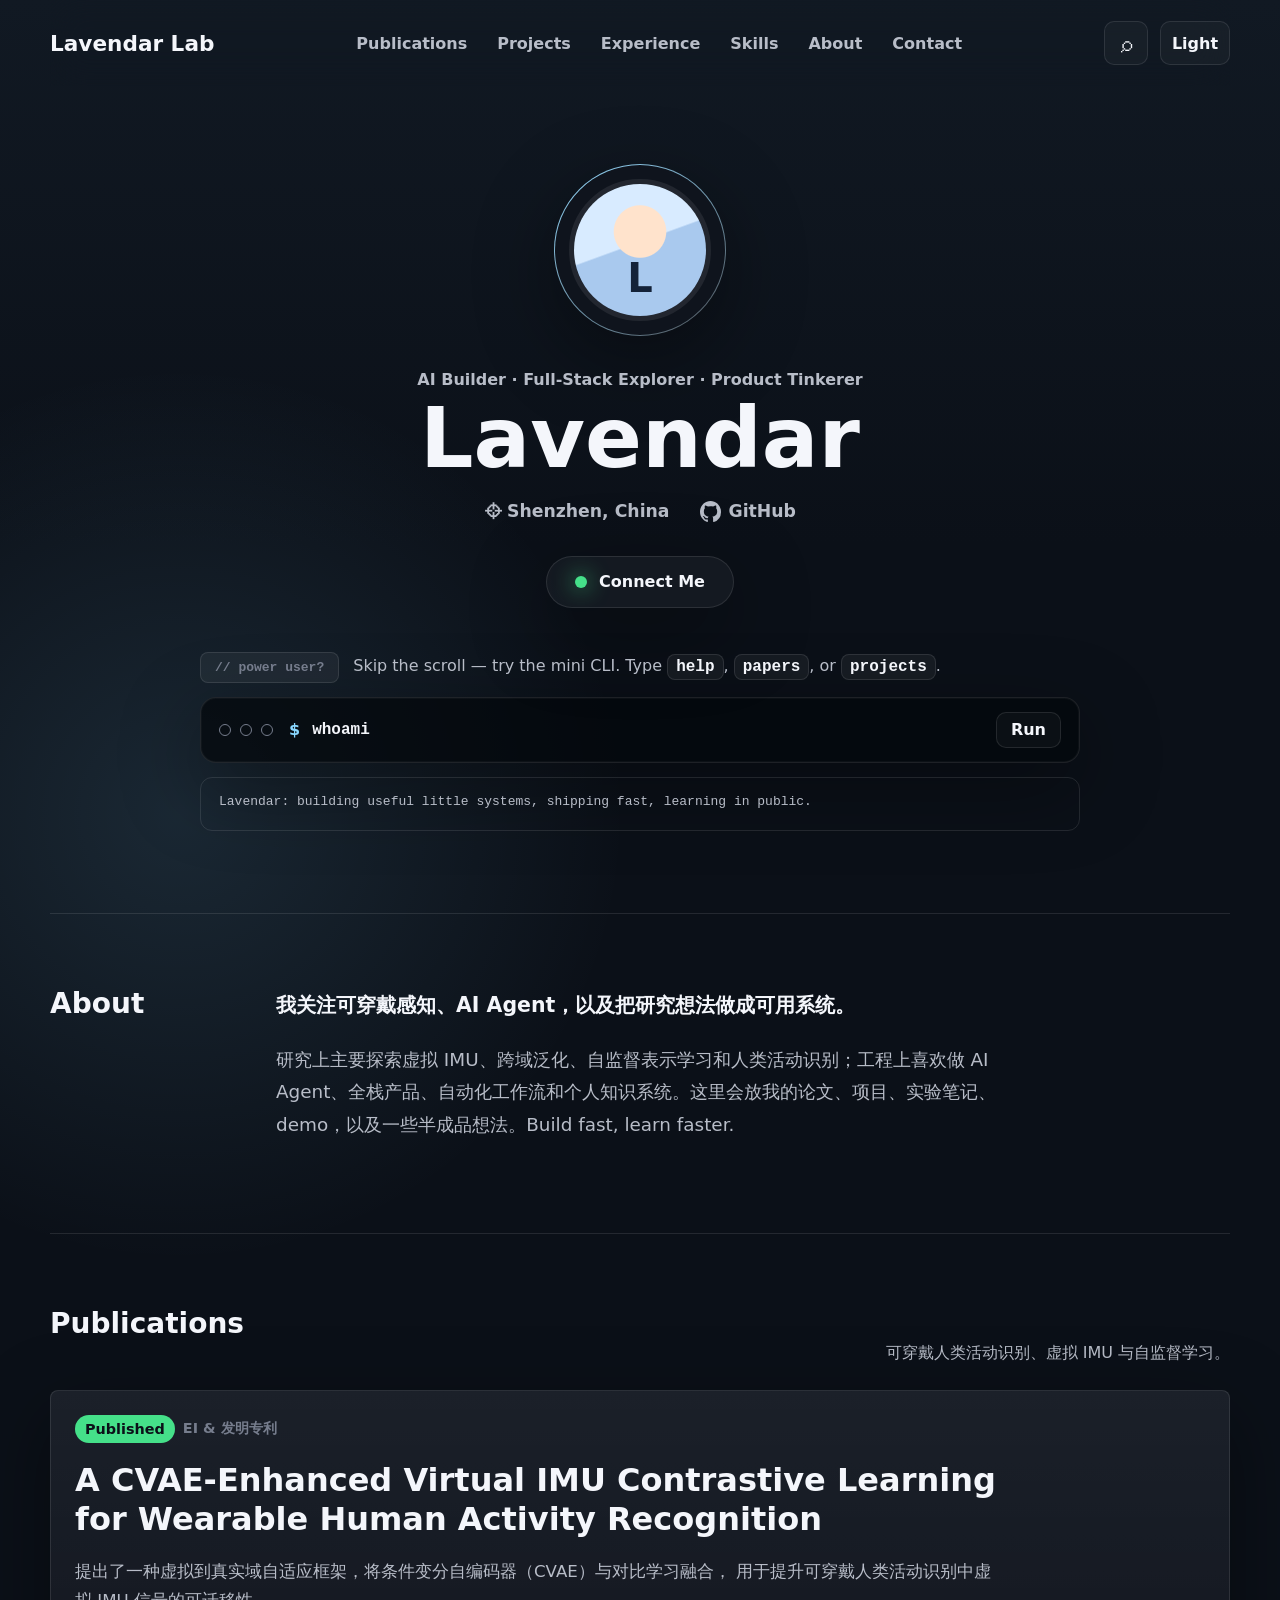
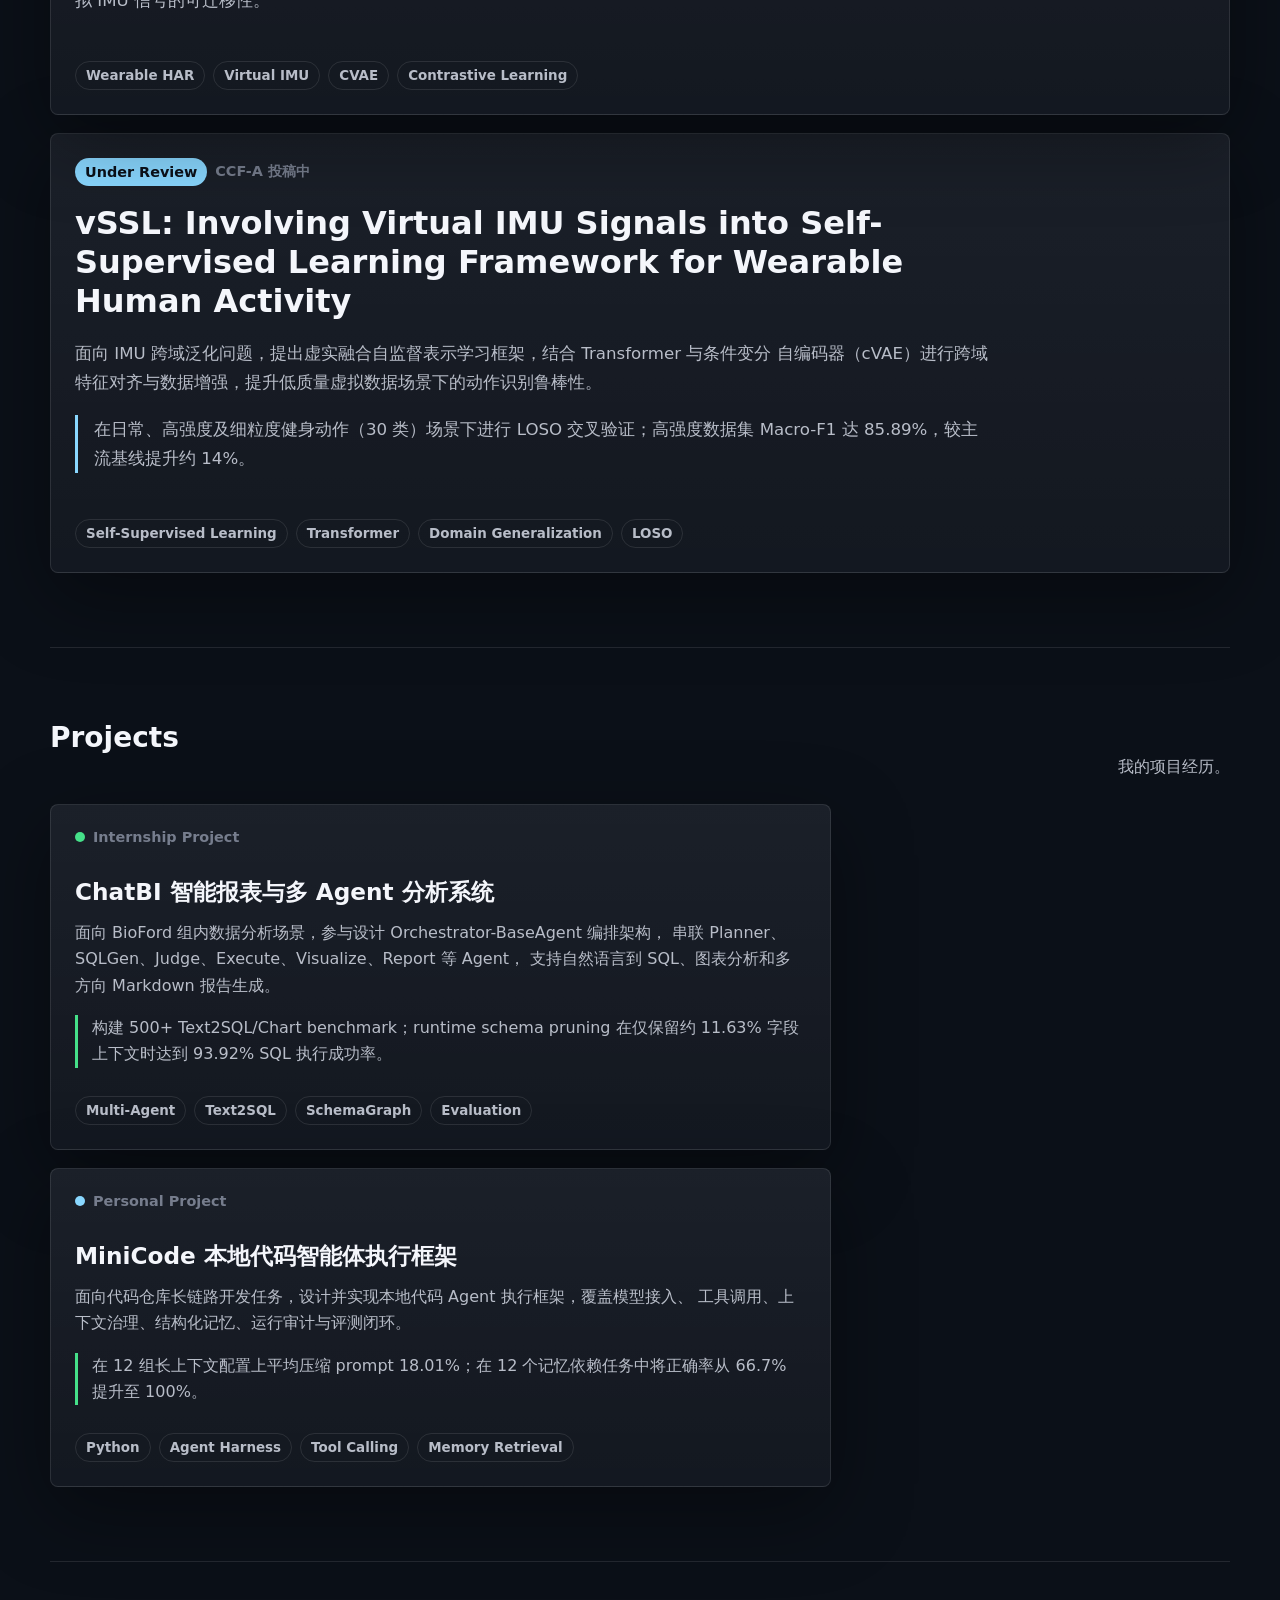
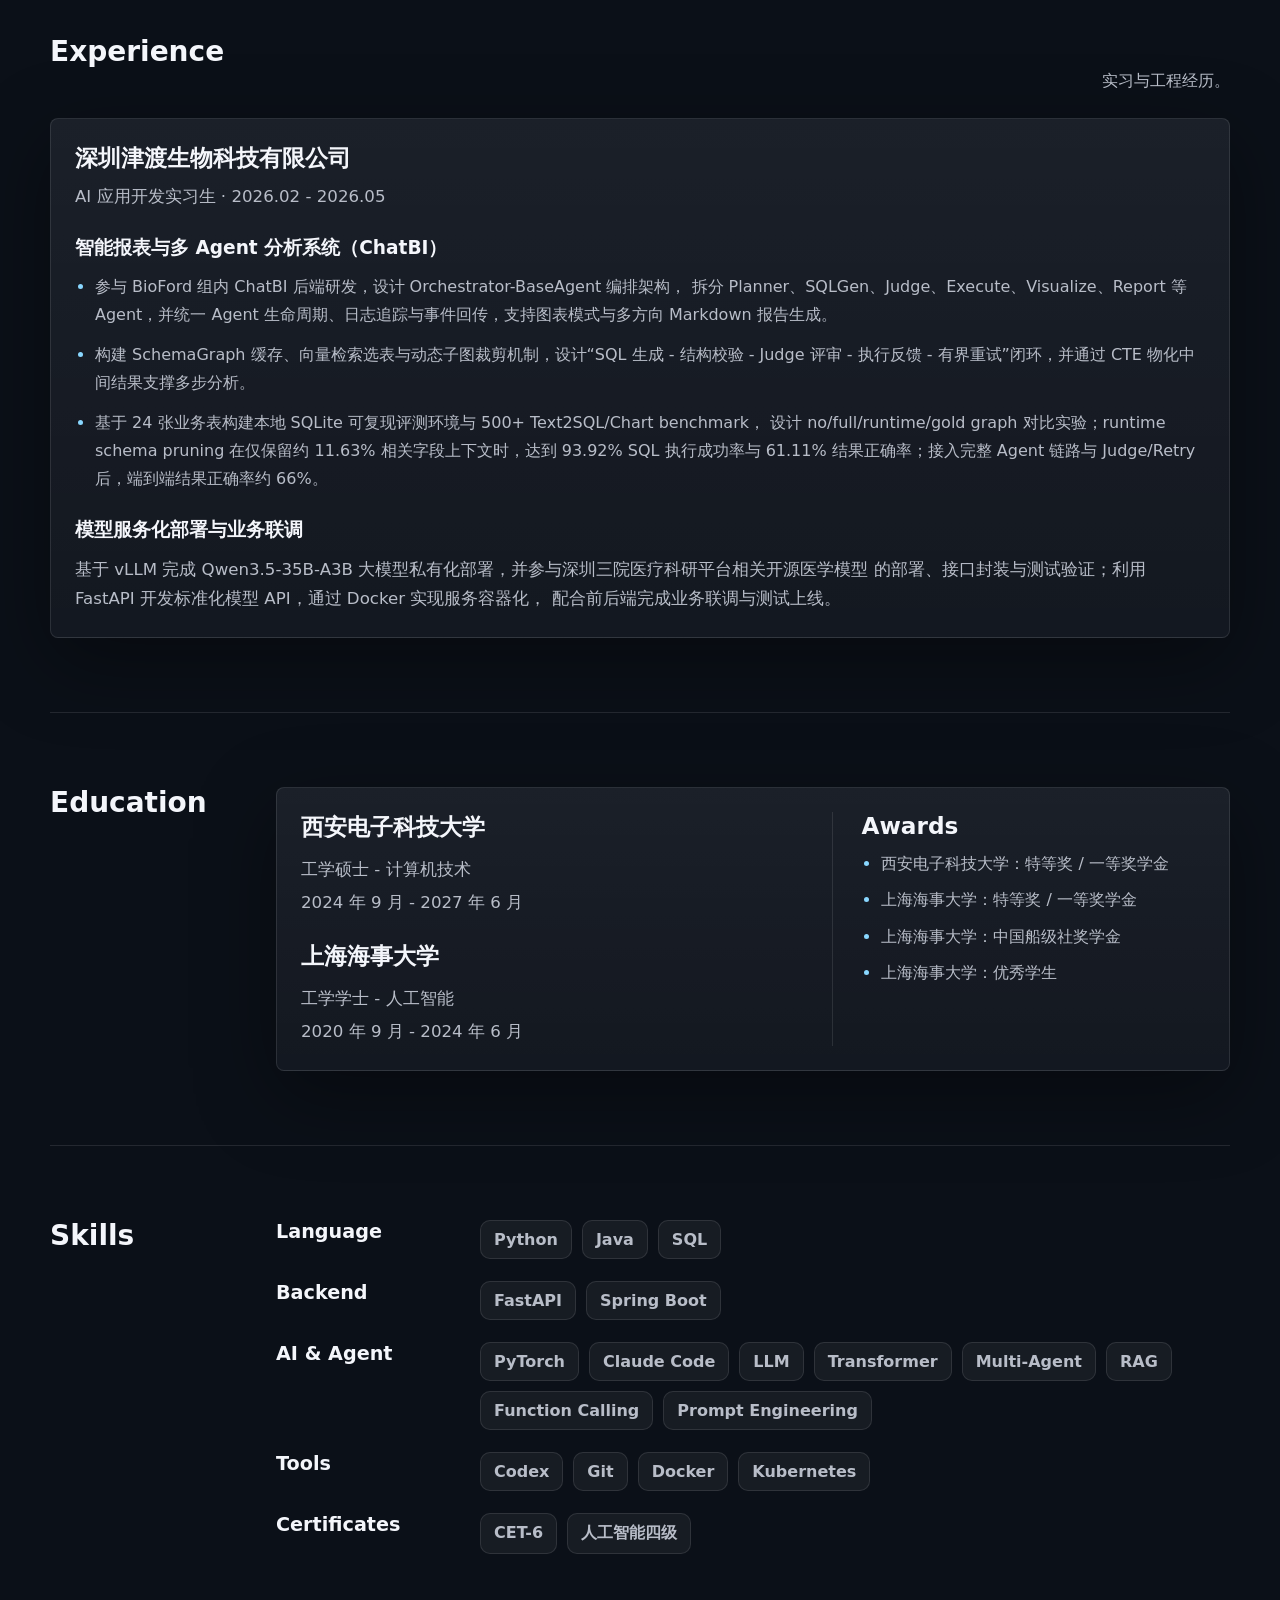
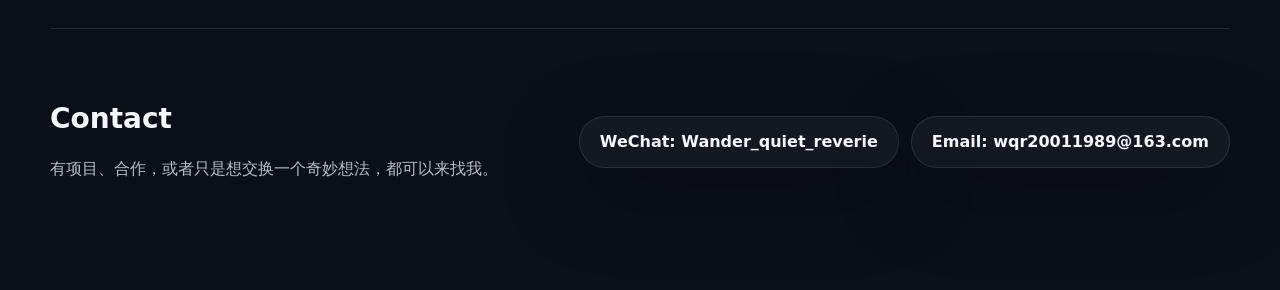
<file: index.html>
<!doctype html>
<html lang="zh-CN">
  <head>
    <meta charset="UTF-8" />
    <meta name="viewport" content="width=device-width, initial-scale=1.0" />
    <title>Lavendar Personal Lab</title>
    <meta
      name="description"
      content="A personal homepage for publications, projects, experience, skills, and ways to connect."
    />
    <link rel="stylesheet" href="./styles.css" />
  </head>
  <body>
    <div class="site-shell">
      <header class="nav">
        <a class="brand" href="#top">Lavendar Lab</a>
        <nav class="nav-links" aria-label="Primary navigation">
          <a href="#publications">Publications</a>
          <a href="#projects">Projects</a>
          <a href="#experience">Experience</a>
          <a href="#skills">Skills</a>
          <a href="#about">About</a>
          <a href="#contact">Contact</a>
        </nav>
        <div class="nav-actions">
          <button class="icon-button" type="button" id="searchButton" aria-label="Focus command line">
            <span aria-hidden="true">⌕</span>
          </button>
          <button class="pill-button" type="button" id="themeToggle">Light</button>
        </div>
      </header>

      <main id="top">
        <section class="hero" aria-labelledby="hero-title">
          <div class="avatar" aria-hidden="true">
            <div class="avatar-face">
              <span>L</span>
            </div>
          </div>
          <p class="eyebrow">AI Builder · Full-Stack Explorer · Product Tinkerer</p>
          <h1 id="hero-title">Lavendar</h1>
          <div class="meta-row">
            <span>⌖ Shenzhen, China</span>
            <a class="github-link" href="https://github.com/Lavender1989" target="_blank" rel="noreferrer">
              <svg viewBox="0 0 16 16" aria-hidden="true">
                <path
                  d="M8 0C3.58 0 0 3.67 0 8.2c0 3.62 2.29 6.69 5.47 7.78.4.08.55-.18.55-.4 0-.2-.01-.86-.01-1.56-2.01.38-2.53-.5-2.69-.96-.09-.24-.48-.96-.82-1.15-.28-.16-.68-.55-.01-.56.63-.01 1.08.59 1.23.84.72 1.24 1.87.89 2.33.68.07-.53.28-.89.51-1.09-1.78-.21-3.64-.91-3.64-4.04 0-.89.31-1.62.82-2.19-.08-.21-.36-1.04.08-2.16 0 0 .67-.22 2.2.84A7.4 7.4 0 0 1 8 3.95c.68 0 1.36.09 2 .28 1.53-1.06 2.2-.84 2.2-.84.44 1.12.16 1.95.08 2.16.51.57.82 1.3.82 2.19 0 3.14-1.87 3.83-3.65 4.04.29.26.54.76.54 1.53 0 1.1-.01 1.99-.01 2.27 0 .22.15.48.55.4A8.12 8.12 0 0 0 16 8.2C16 3.67 12.42 0 8 0Z"
                />
              </svg>
              GitHub
            </a>
          </div>
          <a class="connect" href="#contact">
            <span></span>
            Connect Me
          </a>
        </section>

        <section class="terminal-wrap" aria-label="Interactive command line">
          <div class="power-user">
            <code>// power user?</code>
            <span>
              Skip the scroll — try the mini CLI. Type
              <button class="command-chip" type="button" data-command="help">help</button>,
              <button class="command-chip" type="button" data-command="papers">papers</button>, or
              <button class="command-chip" type="button" data-command="projects">projects</button>.
            </span>
          </div>
          <div class="terminal">
            <div class="window-dots" aria-hidden="true">
              <span></span>
              <span></span>
              <span></span>
            </div>
            <label class="terminal-line" for="commandInput">
              <span class="prompt">$</span>
              <input id="commandInput" autocomplete="off" spellcheck="false" value="whoami" />
            </label>
            <button class="run-command" type="button" id="runCommand">Run</button>
          </div>
          <pre class="terminal-output" id="terminalOutput">Lavendar: building useful little systems, shipping fast, learning in public.</pre>
        </section>

        <section class="split-section" id="about" aria-labelledby="about-title">
          <h2 id="about-title">About</h2>
          <div class="section-body">
            <p class="lead">我关注可穿戴感知、AI Agent，以及把研究想法做成可用系统。</p>
            <p>
              研究上主要探索虚拟 IMU、跨域泛化、自监督表示学习和人类活动识别；工程上喜欢做
              AI Agent、全栈产品、自动化工作流和个人知识系统。这里会放我的论文、项目、实验笔记、
              demo，以及一些半成品想法。Build fast, learn faster.
            </p>
          </div>
        </section>

        <section class="publications-section" id="publications" aria-labelledby="publications-title">
          <div class="section-heading">
            <h2 id="publications-title">Publications</h2>
            <p>可穿戴人类活动识别、虚拟 IMU 与自监督学习。</p>
          </div>
          <div class="publication-list">
            <a
              class="publication-card publication-link-card"
              href="https://doi.org/10.1109/cw68232.2025.00058"
            >
              <div class="publication-meta">
                <span class="paper-badge published">Published</span>
                <span>EI & 发明专利</span>
              </div>
              <h3>A CVAE-Enhanced Virtual IMU Contrastive Learning for Wearable Human Activity Recognition</h3>
              <p>
                提出了一种虚拟到真实域自适应框架，将条件变分自编码器（CVAE）与对比学习融合，
                用于提升可穿戴人类活动识别中虚拟 IMU 信号的可迁移性。
              </p>
              <div class="tags">
                <span>Wearable HAR</span>
                <span>Virtual IMU</span>
                <span>CVAE</span>
                <span>Contrastive Learning</span>
              </div>
            </a>

            <article class="publication-card">
              <div class="publication-meta">
                <span class="paper-badge submitted">Under Review</span>
                <span>CCF-A 投稿中</span>
              </div>
              <h3>
                vSSL: Involving Virtual IMU Signals into Self-Supervised Learning Framework for
                Wearable Human Activity
              </h3>
              <p>
                面向 IMU 跨域泛化问题，提出虚实融合自监督表示学习框架，结合 Transformer 与条件变分
                自编码器（cVAE）进行跨域特征对齐与数据增强，提升低质量虚拟数据场景下的动作识别鲁棒性。
              </p>
              <p class="paper-result">
                在日常、高强度及细粒度健身动作（30 类）场景下进行 LOSO 交叉验证；高强度数据集
                Macro-F1 达 85.89%，较主流基线提升约 14%。
              </p>
              <div class="tags">
                <span>Self-Supervised Learning</span>
                <span>Transformer</span>
                <span>Domain Generalization</span>
                <span>LOSO</span>
              </div>
            </article>
          </div>
        </section>

        <section class="projects-section" id="projects" aria-labelledby="projects-title">
          <div class="section-heading">
            <h2 id="projects-title">Projects</h2>
            <p>我的项目经历。</p>
          </div>
          <div class="project-grid">
            <a class="project-card project-link-card featured-project" href="./projects/chatbi.html">
              <div class="project-topline">
                <span class="status-dot live"></span>
                <span>Internship Project</span>
              </div>
              <h3>ChatBI 智能报表与多 Agent 分析系统</h3>
              <p>
                面向 BioFord 组内数据分析场景，参与设计 Orchestrator-BaseAgent 编排架构，
                串联 Planner、SQLGen、Judge、Execute、Visualize、Report 等 Agent，
                支持自然语言到 SQL、图表分析和多方向 Markdown 报告生成。
              </p>
              <p class="project-highlight">
                构建 500+ Text2SQL/Chart benchmark；runtime schema pruning 在仅保留约
                11.63% 字段上下文时达到 93.92% SQL 执行成功率。
              </p>
              <div class="tags">
                <span>Multi-Agent</span>
                <span>Text2SQL</span>
                <span>SchemaGraph</span>
                <span>Evaluation</span>
              </div>
            </a>
            <a class="project-card project-link-card featured-project" href="./projects/minicode.html">
              <div class="project-topline">
                <span class="status-dot building"></span>
                <span>Personal Project</span>
              </div>
              <h3>MiniCode 本地代码智能体执行框架</h3>
              <p>
                面向代码仓库长链路开发任务，设计并实现本地代码 Agent 执行框架，覆盖模型接入、
                工具调用、上下文治理、结构化记忆、运行审计与评测闭环。
              </p>
              <p class="project-highlight">
                在 12 组长上下文配置上平均压缩 prompt 18.01%；在 12 个记忆依赖任务中将正确率从
                66.7% 提升至 100%。
              </p>
              <div class="tags">
                <span>Python</span>
                <span>Agent Harness</span>
                <span>Tool Calling</span>
                <span>Memory Retrieval</span>
              </div>
            </a>
          </div>
        </section>

        <section class="experience-section" id="experience" aria-labelledby="experience-title">
          <div class="section-heading">
            <h2 id="experience-title">Experience</h2>
            <p>实习与工程经历。</p>
          </div>
          <div class="resume-card experience-card">
            <div>
              <h3>深圳津渡生物科技有限公司</h3>
              <p>AI 应用开发实习生 · 2026.02 - 2026.05</p>
            </div>
            <div class="work-item">
              <h4>智能报表与多 Agent 分析系统（ChatBI）</h4>
              <ul>
                <li>
                  参与 BioFord 组内 ChatBI 后端研发，设计 Orchestrator-BaseAgent 编排架构，
                  拆分 Planner、SQLGen、Judge、Execute、Visualize、Report 等 Agent，并统一
                  Agent 生命周期、日志追踪与事件回传，支持图表模式与多方向 Markdown 报告生成。
                </li>
                <li>
                  构建 SchemaGraph 缓存、向量检索选表与动态子图裁剪机制，设计“SQL 生成 - 结构校验 -
                  Judge 评审 - 执行反馈 - 有界重试”闭环，并通过 CTE 物化中间结果支撑多步分析。
                </li>
                <li>
                  基于 24 张业务表构建本地 SQLite 可复现评测环境与 500+ Text2SQL/Chart benchmark，
                  设计 no/full/runtime/gold graph 对比实验；runtime schema pruning 在仅保留约
                  11.63% 相关字段上下文时，达到 93.92% SQL 执行成功率与 61.11% 结果正确率；接入完整
                  Agent 链路与 Judge/Retry 后，端到端结果正确率约 66%。
                </li>
              </ul>
            </div>
            <div class="work-item">
              <h4>模型服务化部署与业务联调</h4>
              <p>
                基于 vLLM 完成 Qwen3.5-35B-A3B 大模型私有化部署，并参与深圳三院医疗科研平台相关开源医学模型
                的部署、接口封装与测试验证；利用 FastAPI 开发标准化模型 API，通过 Docker 实现服务容器化，
                配合前后端完成业务联调与测试上线。
              </p>
            </div>
          </div>
        </section>

        <section class="education-section" id="education" aria-labelledby="education-title">
          <h2 id="education-title">Education</h2>
          <div class="resume-card education-card">
            <div class="education-schools">
              <article class="education-item">
                <h3>西安电子科技大学</h3>
                <p>工学硕士 - 计算机技术</p>
                <p>2024 年 9 月 - 2027 年 6 月</p>
              </article>
              <article class="education-item">
                <h3>上海海事大学</h3>
                <p>工学学士 - 人工智能</p>
                <p>2020 年 9 月 - 2024 年 6 月</p>
              </article>
            </div>
            <div class="education-awards">
              <h3>Awards</h3>
              <ul>
                <li>西安电子科技大学：特等奖 / 一等奖学金</li>
                <li>上海海事大学：特等奖 / 一等奖学金</li>
                <li>上海海事大学：中国船级社奖学金</li>
                <li>上海海事大学：优秀学生</li>
              </ul>
            </div>
          </div>
        </section>

        <section class="skills-section" id="skills" aria-labelledby="skills-title">
          <h2 id="skills-title">Skills</h2>
          <div class="skills-list">
            <div class="skill-row">
              <h3>Language</h3>
              <div class="skill-tags">
                <span>Python</span>
                <span>Java</span>
                <span>SQL</span>
              </div>
            </div>
            <div class="skill-row">
              <h3>Backend</h3>
              <div class="skill-tags">
                <span>FastAPI</span>
                <span>Spring Boot</span>
              </div>
            </div>
            <div class="skill-row">
              <h3>AI & Agent</h3>
              <div class="skill-tags">
                <span>PyTorch</span>
                <span>Claude Code</span>
                <span>LLM</span>
                <span>Transformer</span>
                <span>Multi-Agent</span>
                <span>RAG</span>
                <span>Function Calling</span>
                <span>Prompt Engineering</span>
              </div>
            </div>
            <div class="skill-row">
              <h3>Tools</h3>
              <div class="skill-tags">
                <span>Codex</span>
                <span>Git</span>
                <span>Docker</span>
                <span>Kubernetes</span>
              </div>
            </div>
            <div class="skill-row">
              <h3>Certificates</h3>
              <div class="skill-tags">
                <span>CET-6</span>
                <span>人工智能四级</span>
              </div>
            </div>
          </div>
        </section>

        <section class="contact-section" id="contact" aria-labelledby="contact-title">
          <div>
            <h2 id="contact-title">Contact</h2>
            <p>有项目、合作，或者只是想交换一个奇妙想法，都可以来找我。</p>
          </div>
          <div class="contact-methods">
            <button class="copy-contact" type="button" data-copy="Wander_quiet_reverie">
              WeChat: Wander_quiet_reverie
            </button>
            <button class="copy-contact" type="button" data-copy="wqr20011989@163.com">
              Email: wqr20011989@163.com
            </button>
          </div>
        </section>
      </main>
    </div>

    <script src="./script.js"></script>
  </body>
</html>
</file>
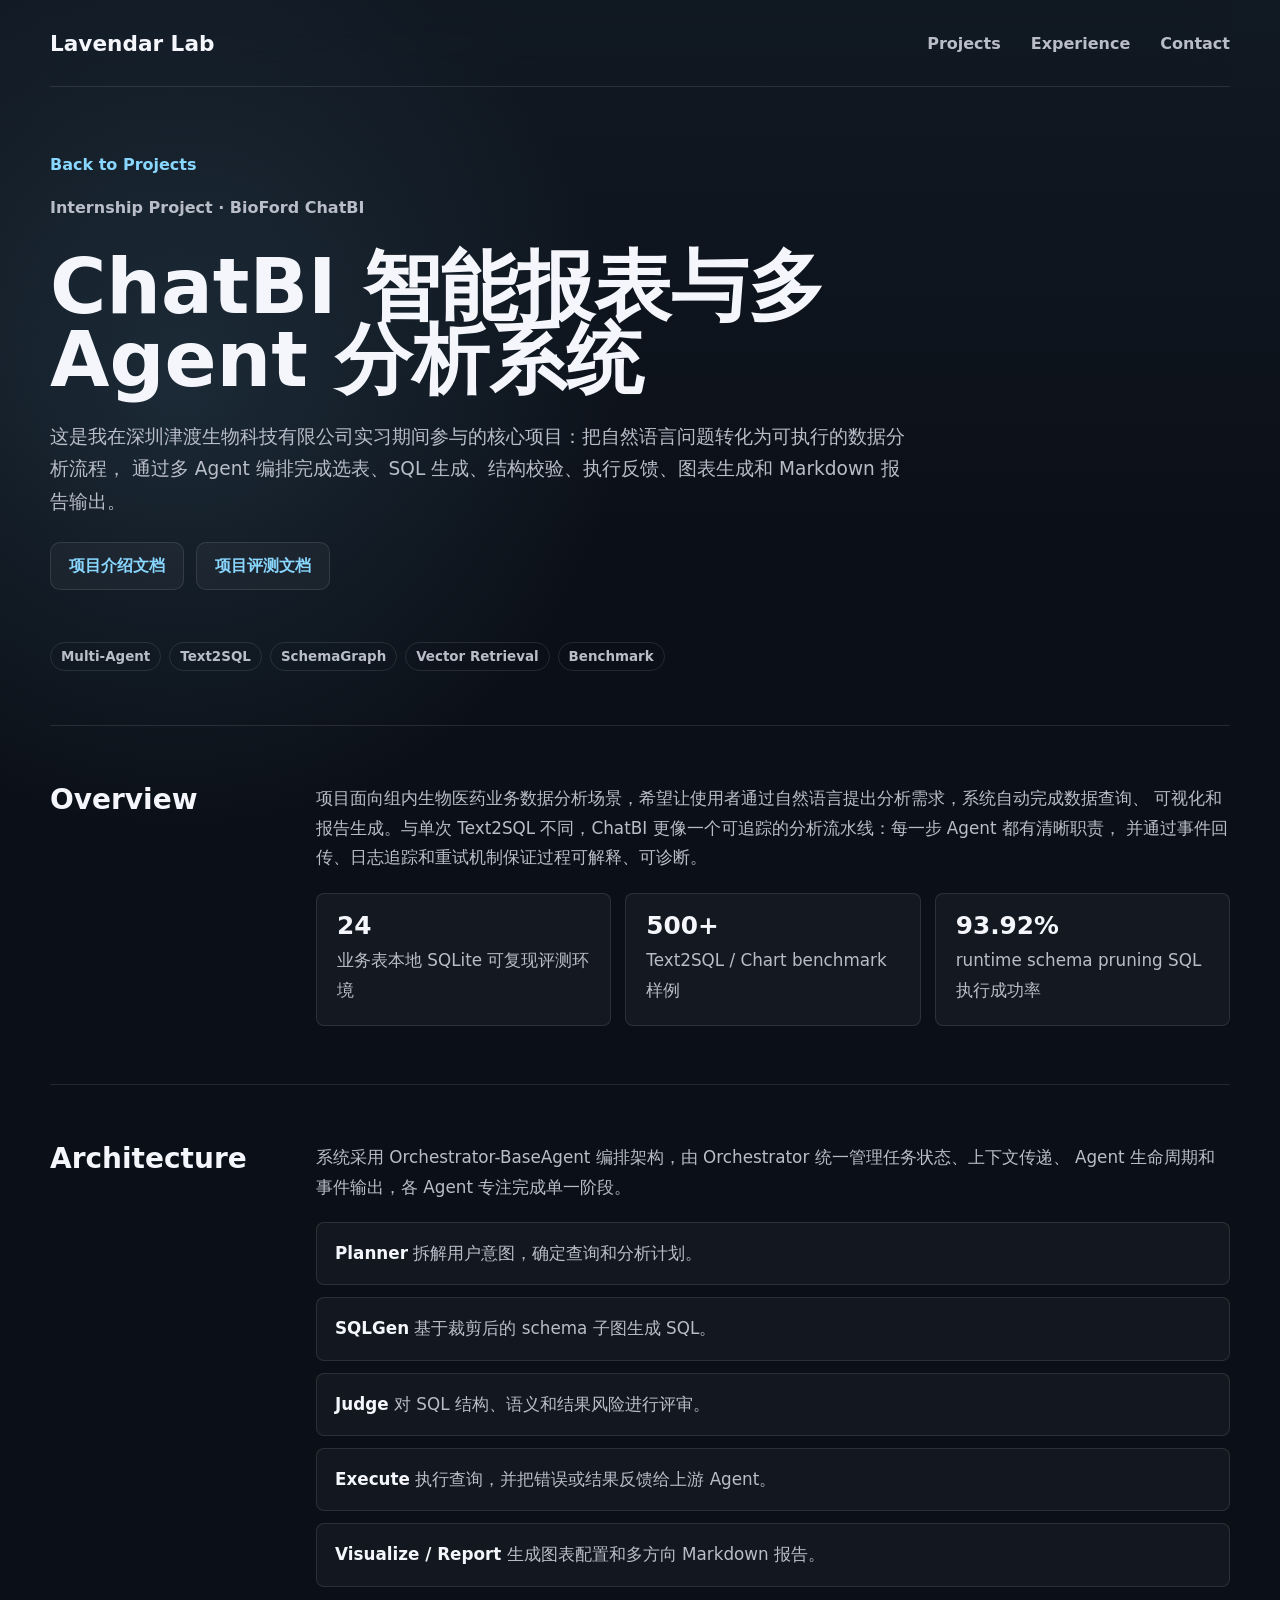
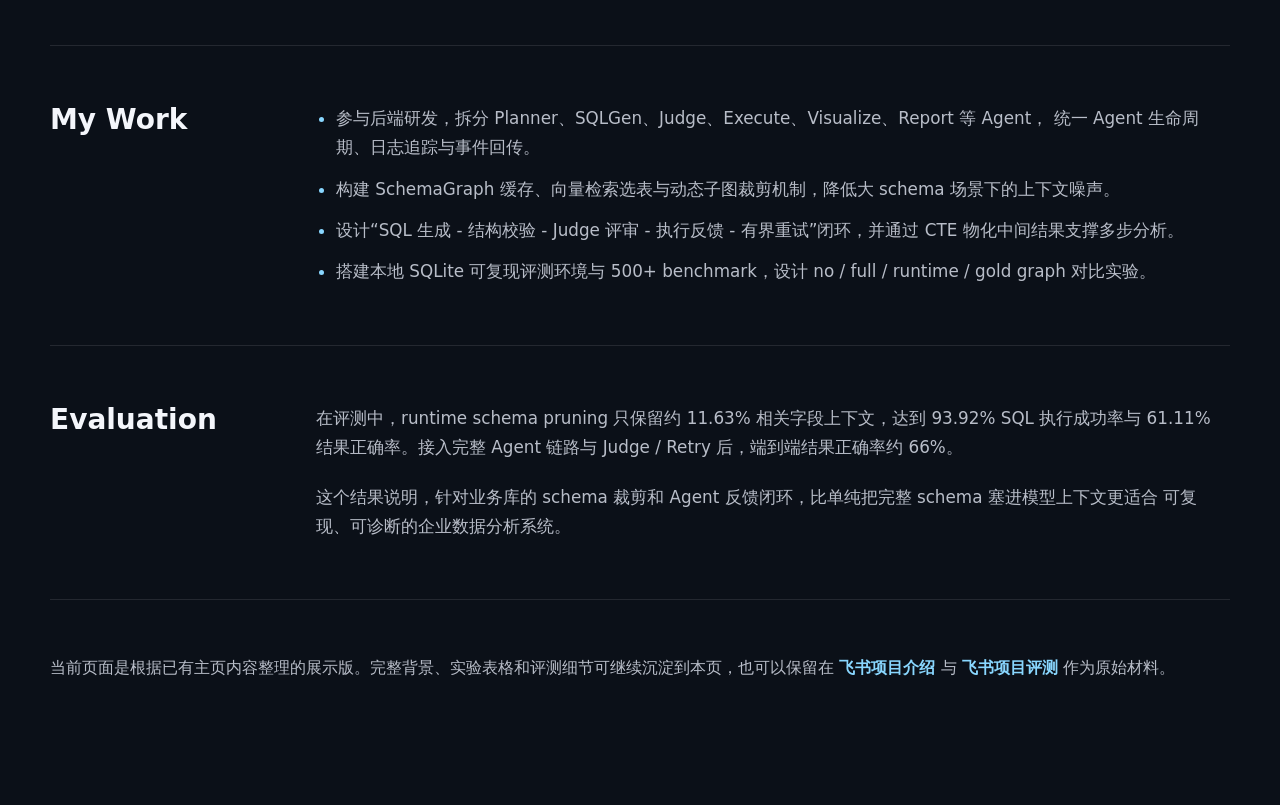
<file: projects/chatbi.html>
<!doctype html>
<html lang="zh-CN">
  <head>
    <meta charset="UTF-8" />
    <meta name="viewport" content="width=device-width, initial-scale=1.0" />
    <title>ChatBI 智能报表与多 Agent 分析系统 · Lavendar Lab</title>
    <meta
      name="description"
      content="ChatBI internship project case study: multi-agent orchestration, Text2SQL, schema pruning, chart generation, and evaluation."
    />
    <link rel="stylesheet" href="../styles.css" />
  </head>
  <body class="project-page">
    <div class="site-shell">
      <header class="nav">
        <a class="brand" href="../index.html#top">Lavendar Lab</a>
        <nav class="nav-links" aria-label="Project navigation">
          <a href="../index.html#projects">Projects</a>
          <a href="../index.html#experience">Experience</a>
          <a href="../index.html#contact">Contact</a>
        </nav>
      </header>

      <main>
        <section class="project-hero" aria-labelledby="project-title">
          <a class="back-link" href="../index.html#projects">Back to Projects</a>
          <p class="eyebrow">Internship Project · BioFord ChatBI</p>
          <h1 id="project-title">ChatBI 智能报表与多 Agent 分析系统</h1>
          <p class="project-summary">
            这是我在深圳津渡生物科技有限公司实习期间参与的核心项目：把自然语言问题转化为可执行的数据分析流程，
            通过多 Agent 编排完成选表、SQL 生成、结构校验、执行反馈、图表生成和 Markdown 报告输出。
          </p>
          <div class="project-actions" aria-label="Project documents">
            <a
              class="doc-link"
              href="https://my.feishu.cn/wiki/WQjYw6fUaiK0NXkvxMFcCROznge?from=from_copylink"
              target="_blank"
              rel="noreferrer"
            >
              项目介绍文档
            </a>
            <a
              class="doc-link"
              href="https://my.feishu.cn/wiki/N6EowMIXEiJ3clkUds8cGv7XnFd?from=from_copylink"
              target="_blank"
              rel="noreferrer"
            >
              项目评测文档
            </a>
          </div>
          <div class="tags">
            <span>Multi-Agent</span>
            <span>Text2SQL</span>
            <span>SchemaGraph</span>
            <span>Vector Retrieval</span>
            <span>Benchmark</span>
          </div>
        </section>

        <section class="case-section" aria-labelledby="overview-title">
          <h2 id="overview-title">Overview</h2>
          <div class="case-body">
            <p>
              项目面向组内生物医药业务数据分析场景，希望让使用者通过自然语言提出分析需求，系统自动完成数据查询、
              可视化和报告生成。与单次 Text2SQL 不同，ChatBI 更像一个可追踪的分析流水线：每一步 Agent 都有清晰职责，
              并通过事件回传、日志追踪和重试机制保证过程可解释、可诊断。
            </p>
            <div class="metric-grid">
              <div class="metric-card">
                <strong>24</strong>
                <span>业务表本地 SQLite 可复现评测环境</span>
              </div>
              <div class="metric-card">
                <strong>500+</strong>
                <span>Text2SQL / Chart benchmark 样例</span>
              </div>
              <div class="metric-card">
                <strong>93.92%</strong>
                <span>runtime schema pruning SQL 执行成功率</span>
              </div>
            </div>
          </div>
        </section>

        <section class="case-section" aria-labelledby="architecture-title">
          <h2 id="architecture-title">Architecture</h2>
          <div class="case-body">
            <p>
              系统采用 Orchestrator-BaseAgent 编排架构，由 Orchestrator 统一管理任务状态、上下文传递、
              Agent 生命周期和事件输出，各 Agent 专注完成单一阶段。
            </p>
            <ol class="flow-list">
              <li><strong>Planner</strong> 拆解用户意图，确定查询和分析计划。</li>
              <li><strong>SQLGen</strong> 基于裁剪后的 schema 子图生成 SQL。</li>
              <li><strong>Judge</strong> 对 SQL 结构、语义和结果风险进行评审。</li>
              <li><strong>Execute</strong> 执行查询，并把错误或结果反馈给上游 Agent。</li>
              <li><strong>Visualize / Report</strong> 生成图表配置和多方向 Markdown 报告。</li>
            </ol>
          </div>
        </section>

        <section class="case-section" aria-labelledby="contribution-title">
          <h2 id="contribution-title">My Work</h2>
          <div class="case-body">
            <ul class="case-list">
              <li>
                参与后端研发，拆分 Planner、SQLGen、Judge、Execute、Visualize、Report 等 Agent，
                统一 Agent 生命周期、日志追踪与事件回传。
              </li>
              <li>
                构建 SchemaGraph 缓存、向量检索选表与动态子图裁剪机制，降低大 schema 场景下的上下文噪声。
              </li>
              <li>
                设计“SQL 生成 - 结构校验 - Judge 评审 - 执行反馈 - 有界重试”闭环，并通过 CTE 物化中间结果支撑多步分析。
              </li>
              <li>
                搭建本地 SQLite 可复现评测环境与 500+ benchmark，设计 no / full / runtime / gold graph 对比实验。
              </li>
            </ul>
          </div>
        </section>

        <section class="case-section" aria-labelledby="evaluation-title">
          <h2 id="evaluation-title">Evaluation</h2>
          <div class="case-body">
            <p>
              在评测中，runtime schema pruning 只保留约 11.63% 相关字段上下文，达到 93.92% SQL 执行成功率与
              61.11% 结果正确率。接入完整 Agent 链路与 Judge / Retry 后，端到端结果正确率约 66%。
            </p>
            <p>
              这个结果说明，针对业务库的 schema 裁剪和 Agent 反馈闭环，比单纯把完整 schema 塞进模型上下文更适合
              可复现、可诊断的企业数据分析系统。
            </p>
          </div>
        </section>

        <footer class="project-footer">
          <p>
            当前页面是根据已有主页内容整理的展示版。完整背景、实验表格和评测细节可继续沉淀到本页，也可以保留在
            <a
              class="text-link"
              href="https://my.feishu.cn/wiki/WQjYw6fUaiK0NXkvxMFcCROznge?from=from_copylink"
              target="_blank"
              rel="noreferrer"
            >
              飞书项目介绍
            </a>
            与
            <a
              class="text-link"
              href="https://my.feishu.cn/wiki/N6EowMIXEiJ3clkUds8cGv7XnFd?from=from_copylink"
              target="_blank"
              rel="noreferrer"
            >
              飞书项目评测
            </a>
            作为原始材料。
          </p>
        </footer>
      </main>
    </div>
  </body>
</html>
</file>
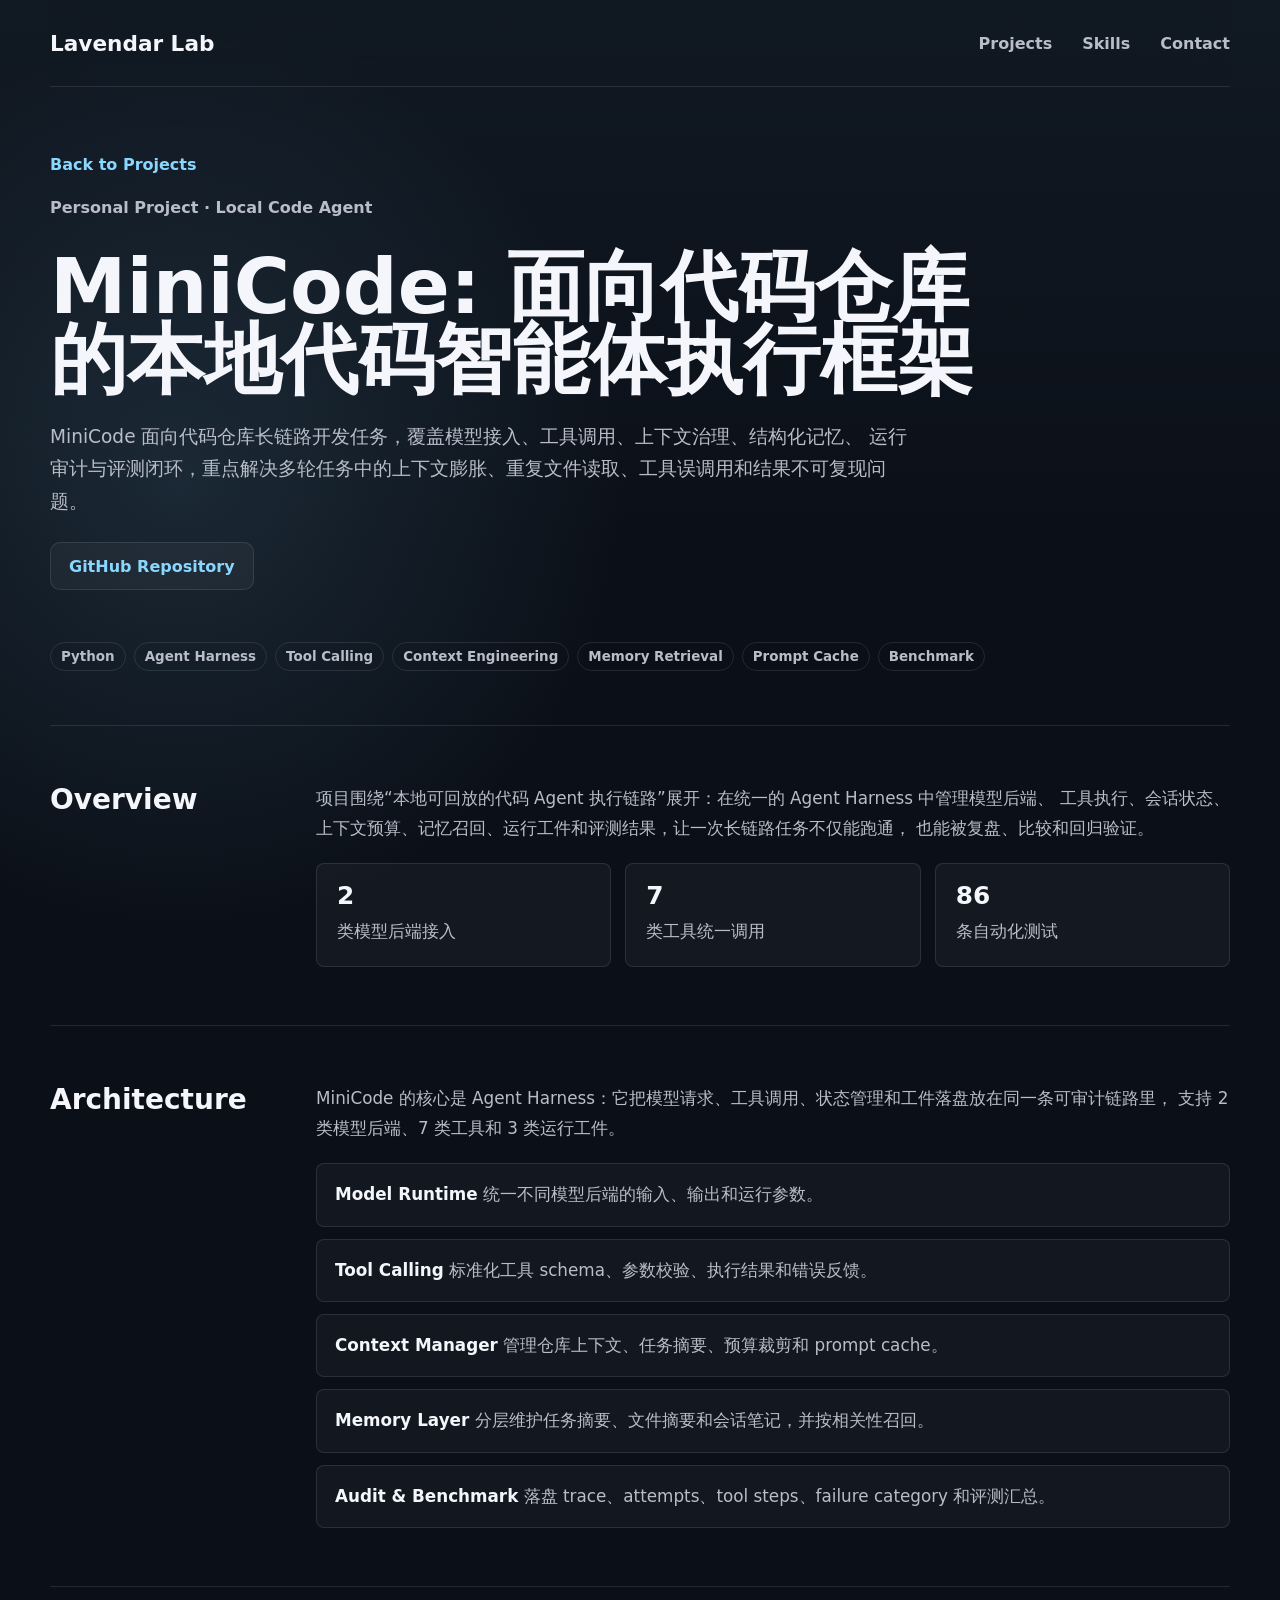
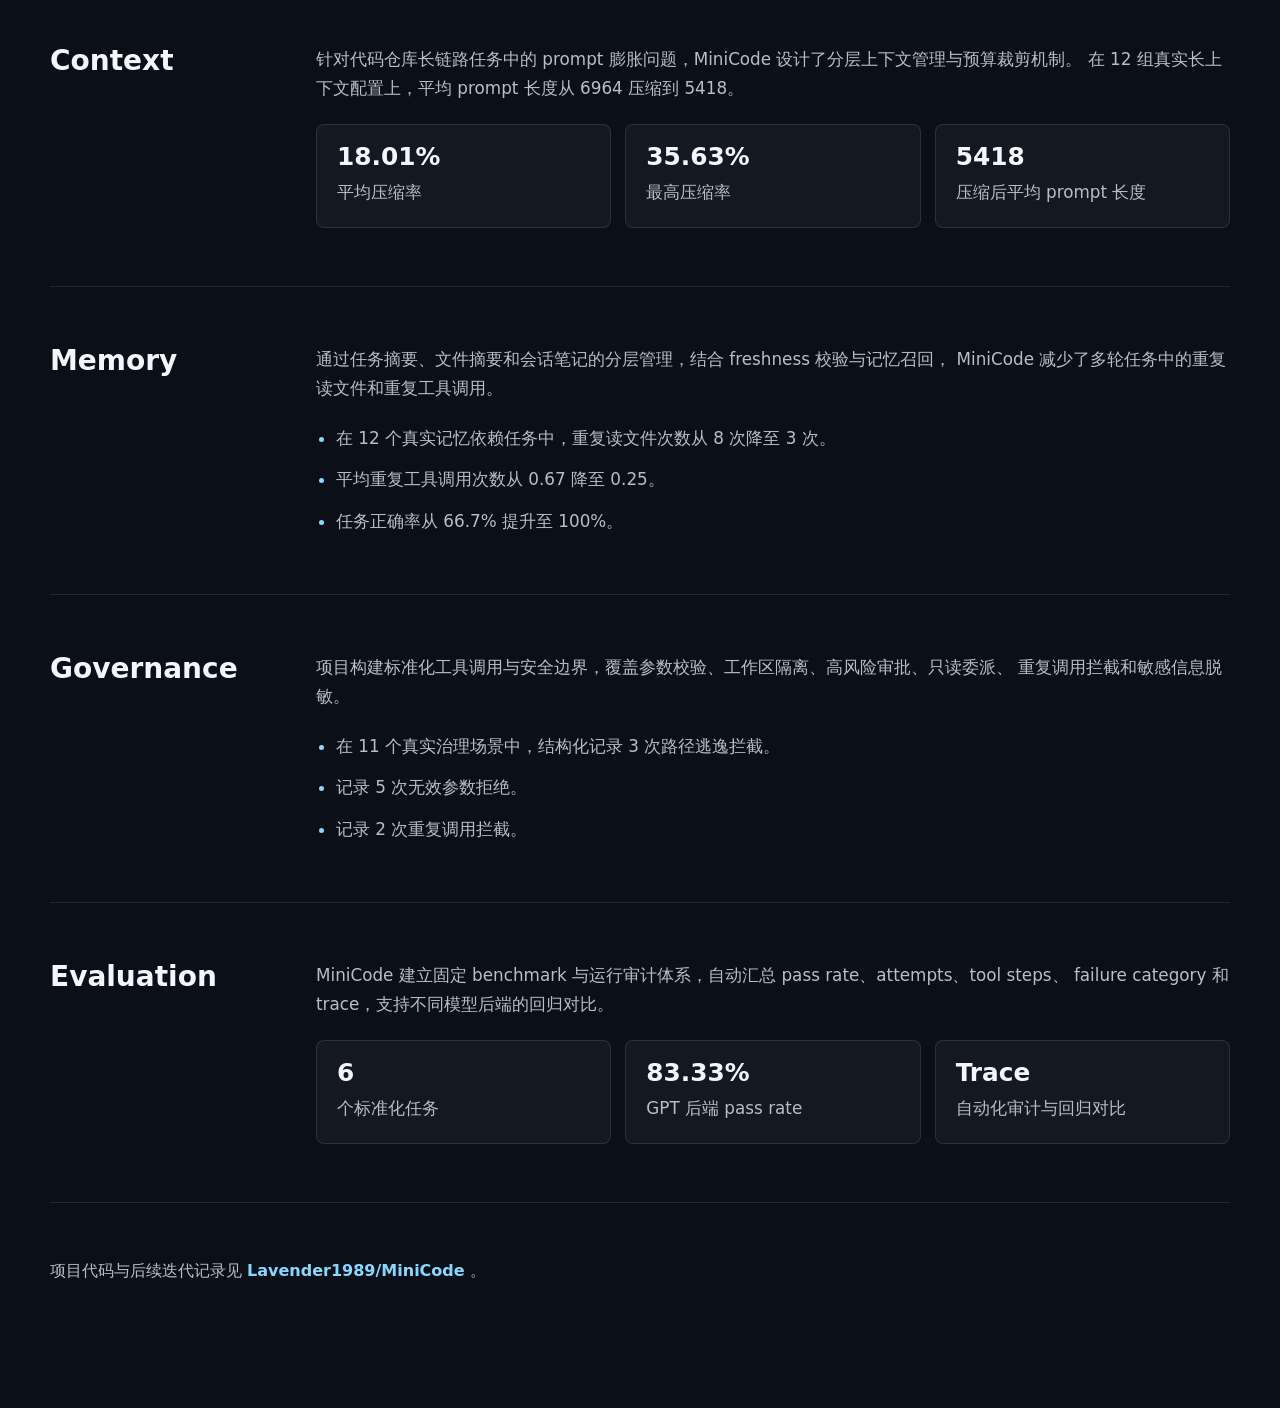
<file: projects/minicode.html>
<!doctype html>
<html lang="zh-CN">
  <head>
    <meta charset="UTF-8" />
    <meta name="viewport" content="width=device-width, initial-scale=1.0" />
    <title>MiniCode 本地代码智能体执行框架 · Lavendar Lab</title>
    <meta
      name="description"
      content="MiniCode project case study: local code agent harness, tool calling, context engineering, memory retrieval, prompt cache, and benchmark."
    />
    <link rel="stylesheet" href="../styles.css" />
  </head>
  <body class="project-page">
    <div class="site-shell">
      <header class="nav">
        <a class="brand" href="../index.html#top">Lavendar Lab</a>
        <nav class="nav-links" aria-label="Project navigation">
          <a href="../index.html#projects">Projects</a>
          <a href="../index.html#skills">Skills</a>
          <a href="../index.html#contact">Contact</a>
        </nav>
      </header>

      <main>
        <section class="project-hero" aria-labelledby="project-title">
          <a class="back-link" href="../index.html#projects">Back to Projects</a>
          <p class="eyebrow">Personal Project · Local Code Agent</p>
          <h1 id="project-title">MiniCode: 面向代码仓库的本地代码智能体执行框架</h1>
          <p class="project-summary">
            MiniCode 面向代码仓库长链路开发任务，覆盖模型接入、工具调用、上下文治理、结构化记忆、
            运行审计与评测闭环，重点解决多轮任务中的上下文膨胀、重复文件读取、工具误调用和结果不可复现问题。
          </p>
          <div class="project-actions" aria-label="Project links">
            <a
              class="doc-link"
              href="https://github.com/Lavender1989/MiniCode"
              target="_blank"
              rel="noreferrer"
            >
              GitHub Repository
            </a>
          </div>
          <div class="tags">
            <span>Python</span>
            <span>Agent Harness</span>
            <span>Tool Calling</span>
            <span>Context Engineering</span>
            <span>Memory Retrieval</span>
            <span>Prompt Cache</span>
            <span>Benchmark</span>
          </div>
        </section>

        <section class="case-section" aria-labelledby="overview-title">
          <h2 id="overview-title">Overview</h2>
          <div class="case-body">
            <p>
              项目围绕“本地可回放的代码 Agent 执行链路”展开：在统一的 Agent Harness 中管理模型后端、
              工具执行、会话状态、上下文预算、记忆召回、运行工件和评测结果，让一次长链路任务不仅能跑通，
              也能被复盘、比较和回归验证。
            </p>
            <div class="metric-grid">
              <div class="metric-card">
                <strong>2</strong>
                <span>类模型后端接入</span>
              </div>
              <div class="metric-card">
                <strong>7</strong>
                <span>类工具统一调用</span>
              </div>
              <div class="metric-card">
                <strong>86</strong>
                <span>条自动化测试</span>
              </div>
            </div>
          </div>
        </section>

        <section class="case-section" aria-labelledby="architecture-title">
          <h2 id="architecture-title">Architecture</h2>
          <div class="case-body">
            <p>
              MiniCode 的核心是 Agent Harness：它把模型请求、工具调用、状态管理和工件落盘放在同一条可审计链路里，
              支持 2 类模型后端、7 类工具和 3 类运行工件。
            </p>
            <ol class="flow-list">
              <li><strong>Model Runtime</strong> 统一不同模型后端的输入、输出和运行参数。</li>
              <li><strong>Tool Calling</strong> 标准化工具 schema、参数校验、执行结果和错误反馈。</li>
              <li><strong>Context Manager</strong> 管理仓库上下文、任务摘要、预算裁剪和 prompt cache。</li>
              <li><strong>Memory Layer</strong> 分层维护任务摘要、文件摘要和会话笔记，并按相关性召回。</li>
              <li><strong>Audit & Benchmark</strong> 落盘 trace、attempts、tool steps、failure category 和评测汇总。</li>
            </ol>
          </div>
        </section>

        <section class="case-section" aria-labelledby="context-title">
          <h2 id="context-title">Context</h2>
          <div class="case-body">
            <p>
              针对代码仓库长链路任务中的 prompt 膨胀问题，MiniCode 设计了分层上下文管理与预算裁剪机制。
              在 12 组真实长上下文配置上，平均 prompt 长度从 6964 压缩到 5418。
            </p>
            <div class="metric-grid">
              <div class="metric-card">
                <strong>18.01%</strong>
                <span>平均压缩率</span>
              </div>
              <div class="metric-card">
                <strong>35.63%</strong>
                <span>最高压缩率</span>
              </div>
              <div class="metric-card">
                <strong>5418</strong>
                <span>压缩后平均 prompt 长度</span>
              </div>
            </div>
          </div>
        </section>

        <section class="case-section" aria-labelledby="memory-title">
          <h2 id="memory-title">Memory</h2>
          <div class="case-body">
            <p>
              通过任务摘要、文件摘要和会话笔记的分层管理，结合 freshness 校验与记忆召回，
              MiniCode 减少了多轮任务中的重复读文件和重复工具调用。
            </p>
            <ul class="case-list">
              <li>在 12 个真实记忆依赖任务中，重复读文件次数从 8 次降至 3 次。</li>
              <li>平均重复工具调用次数从 0.67 降至 0.25。</li>
              <li>任务正确率从 66.7% 提升至 100%。</li>
            </ul>
          </div>
        </section>

        <section class="case-section" aria-labelledby="governance-title">
          <h2 id="governance-title">Governance</h2>
          <div class="case-body">
            <p>
              项目构建标准化工具调用与安全边界，覆盖参数校验、工作区隔离、高风险审批、只读委派、
              重复调用拦截和敏感信息脱敏。
            </p>
            <ul class="case-list">
              <li>在 11 个真实治理场景中，结构化记录 3 次路径逃逸拦截。</li>
              <li>记录 5 次无效参数拒绝。</li>
              <li>记录 2 次重复调用拦截。</li>
            </ul>
          </div>
        </section>

        <section class="case-section" aria-labelledby="evaluation-title">
          <h2 id="evaluation-title">Evaluation</h2>
          <div class="case-body">
            <p>
              MiniCode 建立固定 benchmark 与运行审计体系，自动汇总 pass rate、attempts、tool steps、
              failure category 和 trace，支持不同模型后端的回归对比。
            </p>
            <div class="metric-grid">
              <div class="metric-card">
                <strong>6</strong>
                <span>个标准化任务</span>
              </div>
              <div class="metric-card">
                <strong>83.33%</strong>
                <span>GPT 后端 pass rate</span>
              </div>
              <div class="metric-card">
                <strong>Trace</strong>
                <span>自动化审计与回归对比</span>
              </div>
            </div>
          </div>
        </section>

        <footer class="project-footer">
          <p>
            项目代码与后续迭代记录见
            <a
              class="text-link"
              href="https://github.com/Lavender1989/MiniCode"
              target="_blank"
              rel="noreferrer"
            >
              Lavender1989/MiniCode
            </a>
            。
          </p>
        </footer>
      </main>
    </div>
  </body>
</html>
</file>
<file: styles.css>
:root {
  color-scheme: dark;
  --bg: #0b1018;
  --bg-soft: #111923;
  --panel: #0f141d;
  --panel-strong: #151c27;
  --text: #f4f6fb;
  --muted: #b8bdc8;
  --subtle: #767d8d;
  --line: rgba(255, 255, 255, 0.1);
  --accent: #89d7ff;
  --accent-strong: #45e089;
  --shadow: 0 24px 80px rgba(0, 0, 0, 0.38);
}

:root[data-theme="light"] {
  color-scheme: light;
  --bg: #f6f8fb;
  --bg-soft: #ffffff;
  --panel: #ffffff;
  --panel-strong: #eef3f8;
  --text: #101622;
  --muted: #4c5566;
  --subtle: #6c7482;
  --line: rgba(22, 31, 45, 0.12);
  --accent: #006db2;
  --accent-strong: #0c9d5b;
  --shadow: 0 22px 70px rgba(27, 41, 60, 0.14);
}

* {
  box-sizing: border-box;
}

html {
  scroll-behavior: smooth;
}

body {
  margin: 0;
  min-width: 320px;
  background:
    radial-gradient(circle at 14% 16%, rgba(137, 215, 255, 0.12), transparent 28rem),
    linear-gradient(180deg, var(--bg-soft), var(--bg) 34rem);
  color: var(--text);
  font-family:
    Inter, ui-sans-serif, system-ui, -apple-system, BlinkMacSystemFont, "Segoe UI",
    sans-serif;
}

a {
  color: inherit;
  text-decoration: none;
}

button,
input {
  font: inherit;
}

.site-shell {
  width: min(100% - 40px, 1180px);
  margin: 0 auto;
}

.nav {
  position: sticky;
  top: 0;
  z-index: 10;
  display: flex;
  align-items: center;
  justify-content: space-between;
  gap: 24px;
  min-height: 86px;
  backdrop-filter: blur(18px);
}

.brand {
  font-size: 1.35rem;
  font-weight: 800;
  letter-spacing: 0;
}

.nav-links {
  display: flex;
  align-items: center;
  gap: 30px;
  color: var(--muted);
  font-weight: 700;
}

.nav-links a,
.meta-row a {
  transition: color 180ms ease, border-color 180ms ease, transform 180ms ease;
}

.nav-links a:hover,
.meta-row a:hover {
  color: var(--text);
}

.nav-actions {
  display: flex;
  align-items: center;
  gap: 12px;
}

.icon-button,
.pill-button,
.run-command {
  border: 1px solid var(--line);
  background: rgba(255, 255, 255, 0.03);
  color: var(--text);
  cursor: pointer;
}

.icon-button {
  display: grid;
  width: 44px;
  height: 44px;
  place-items: center;
  border-radius: 10px;
  font-size: 1.4rem;
}

.pill-button {
  min-width: 70px;
  height: 44px;
  border-radius: 10px;
  font-weight: 800;
}

.hero {
  display: grid;
  justify-items: center;
  padding: 78px 0 44px;
  text-align: center;
}

.avatar {
  display: grid;
  width: 172px;
  height: 172px;
  place-items: center;
  margin-bottom: 34px;
  border: 1px solid var(--line);
  border-radius: 50%;
  background:
    linear-gradient(var(--panel), var(--panel)) padding-box,
    linear-gradient(140deg, var(--accent), rgba(255, 255, 255, 0.18)) border-box;
  box-shadow: var(--shadow);
}

.avatar-face {
  display: grid;
  width: 132px;
  height: 132px;
  place-items: center;
  border-radius: 50%;
  background:
    radial-gradient(circle at 50% 36%, #ffe3cc 0 24%, transparent 25%),
    radial-gradient(circle at 42% 34%, #151c27 0 3px, transparent 4px),
    radial-gradient(circle at 58% 34%, #151c27 0 3px, transparent 4px),
    linear-gradient(160deg, #d8ebff 0 45%, #a9c9ee 46% 100%);
  outline: 5px solid rgba(255, 255, 255, 0.08);
}

.avatar-face span {
  margin-top: 56px;
  color: #142238;
  font-size: 2.5rem;
  font-weight: 900;
}

.eyebrow {
  margin: 0 0 10px;
  color: var(--muted);
  font-weight: 700;
}

h1,
h2,
h3,
p {
  margin-top: 0;
}

h1 {
  margin-bottom: 22px;
  font-size: clamp(3.25rem, 8vw, 5.25rem);
  line-height: 0.95;
}

.meta-row {
  display: flex;
  flex-wrap: wrap;
  justify-content: center;
  gap: 16px 30px;
  margin-bottom: 34px;
  color: var(--muted);
  font-size: 1.08rem;
  font-weight: 700;
}

.github-link {
  display: inline-flex;
  align-items: center;
  gap: 8px;
}

.github-link svg {
  width: 21px;
  height: 21px;
  fill: currentColor;
}

.connect,
.copy-contact {
  display: inline-flex;
  align-items: center;
  justify-content: center;
  min-height: 52px;
  border: 1px solid var(--line);
  border-radius: 999px;
  background: rgba(255, 255, 255, 0.04);
  color: var(--text);
  font-weight: 800;
  box-shadow: var(--shadow);
}

.connect {
  gap: 12px;
  padding: 0 28px;
}

.connect span {
  width: 12px;
  height: 12px;
  border-radius: 50%;
  background: var(--accent-strong);
  box-shadow: 0 0 22px var(--accent-strong);
}

.terminal-wrap {
  width: min(100%, 880px);
  margin: 0 auto 82px;
}

.power-user {
  display: flex;
  align-items: center;
  gap: 14px;
  margin-bottom: 14px;
  color: var(--muted);
}

.power-user code,
kbd,
.command-chip {
  border: 1px solid var(--line);
  border-radius: 8px;
  background: rgba(255, 255, 255, 0.05);
  color: var(--text);
}

.power-user code {
  padding: 7px 14px;
  color: var(--subtle);
  font-weight: 800;
}

kbd {
  padding: 3px 8px;
  font-weight: 800;
}

.command-chip {
  padding: 3px 8px;
  cursor: pointer;
  font-family: "SFMono-Regular", Consolas, monospace;
  font-weight: 800;
  transition: border-color 180ms ease, color 180ms ease, transform 180ms ease;
}

.command-chip:hover {
  border-color: rgba(137, 215, 255, 0.55);
  color: var(--accent);
  transform: translateY(-1px);
}

.terminal {
  display: grid;
  grid-template-columns: auto 1fr auto;
  align-items: center;
  gap: 16px;
  padding: 14px 18px;
  border: 1px solid var(--line);
  border-radius: 16px;
  background: rgba(4, 7, 12, 0.74);
  box-shadow: inset 0 0 0 1px rgba(255, 255, 255, 0.03), var(--shadow);
}

:root[data-theme="light"] .terminal {
  background: rgba(255, 255, 255, 0.86);
}

.window-dots {
  display: flex;
  gap: 9px;
}

.window-dots span {
  width: 12px;
  height: 12px;
  border: 1px solid var(--subtle);
  border-radius: 50%;
}

.terminal-line {
  display: flex;
  min-width: 0;
  align-items: center;
  gap: 10px;
}

.prompt {
  color: var(--accent);
  font-weight: 900;
}

.terminal input {
  width: 100%;
  min-width: 0;
  border: 0;
  outline: 0;
  background: transparent;
  color: var(--text);
  font-family: "SFMono-Regular", Consolas, monospace;
  font-weight: 800;
}

.run-command {
  min-height: 36px;
  padding: 0 14px;
  border-radius: 10px;
  font-weight: 800;
}

.terminal-output {
  min-height: 54px;
  margin: 14px 0 0;
  padding: 16px 18px;
  overflow: auto;
  border: 1px solid var(--line);
  border-radius: 12px;
  color: var(--muted);
  white-space: pre-wrap;
}

.split-section,
.publications-section,
.projects-section,
.experience-section,
.education-section,
.skills-section,
.contact-section {
  padding: 74px 0;
  border-top: 1px solid var(--line);
}

.split-section {
  display: grid;
  grid-template-columns: 180px 1fr;
  gap: 46px;
}

h2 {
  font-size: 1.75rem;
  line-height: 1.15;
}

.section-body {
  max-width: 760px;
  color: var(--muted);
  font-size: 1.15rem;
  line-height: 1.75;
}

.lead {
  color: var(--text);
  font-size: 1.28rem;
  font-weight: 800;
}

.section-heading {
  display: flex;
  align-items: end;
  justify-content: space-between;
  gap: 24px;
  margin-bottom: 26px;
}

.section-heading p,
.contact-section p {
  margin-bottom: 0;
  color: var(--muted);
}

.project-grid {
  display: grid;
  grid-template-columns: repeat(3, minmax(0, 1fr));
  gap: 18px;
}

.publication-list {
  display: grid;
  gap: 18px;
}

.project-card {
  min-height: 260px;
}

.project-card,
.publication-card {
  padding: 24px;
  border: 1px solid var(--line);
  border-radius: 8px;
  background:
    linear-gradient(180deg, rgba(255, 255, 255, 0.05), rgba(255, 255, 255, 0.015)),
    var(--panel);
  box-shadow: var(--shadow);
}

.project-link-card {
  position: relative;
  display: block;
  cursor: pointer;
  transition: border-color 180ms ease, transform 180ms ease, background 180ms ease;
}

.project-link-card:hover {
  border-color: rgba(137, 215, 255, 0.55);
  background:
    linear-gradient(180deg, rgba(137, 215, 255, 0.09), rgba(255, 255, 255, 0.015)),
    var(--panel);
  transform: translateY(-2px);
}

.project-link-card::after {
  position: absolute;
  right: 24px;
  bottom: 22px;
  color: var(--accent);
  content: "View project";
  font-size: 0.9rem;
  font-weight: 800;
  opacity: 0;
  pointer-events: none;
  transition: opacity 180ms ease;
  z-index: 1;
}

.project-link-card:hover::after {
  opacity: 1;
}

.featured-project {
  grid-column: span 2;
}

.compact-project {
  min-height: 0;
}

.publication-card {
  display: grid;
  gap: 18px;
}

.publication-link-card {
  position: relative;
  cursor: pointer;
  transition: border-color 180ms ease, transform 180ms ease, background 180ms ease;
}

.publication-link-card:hover {
  border-color: rgba(137, 215, 255, 0.55);
  background:
    linear-gradient(180deg, rgba(137, 215, 255, 0.09), rgba(255, 255, 255, 0.015)),
    var(--panel);
  transform: translateY(-2px);
}

.publication-link-card::after {
  position: absolute;
  right: 24px;
  bottom: 22px;
  color: var(--accent);
  content: "Open paper";
  font-size: 0.9rem;
  font-weight: 800;
  opacity: 0;
  transition: opacity 180ms ease;
}

.publication-link-card:hover::after {
  opacity: 1;
}

.project-card h3 {
  margin: 32px 0 12px;
  font-size: 1.45rem;
}

.publication-card h3 {
  max-width: 950px;
  margin: 0;
  font-size: clamp(1.35rem, 3vw, 2rem);
  line-height: 1.22;
}

.project-card p {
  color: var(--muted);
  line-height: 1.65;
}

.project-highlight {
  padding-left: 14px;
  border-left: 3px solid var(--accent-strong);
}

.publication-card p {
  max-width: 920px;
  margin-bottom: 0;
  color: var(--muted);
  font-size: 1.04rem;
  line-height: 1.75;
}

.paper-result {
  padding-left: 16px;
  border-left: 3px solid var(--accent);
}

.project-topline,
.publication-meta,
.tags {
  display: flex;
  flex-wrap: wrap;
  align-items: center;
  gap: 8px;
}

.project-topline {
  color: var(--subtle);
  font-size: 0.9rem;
  font-weight: 800;
}

.publication-meta {
  color: var(--subtle);
  font-size: 0.9rem;
  font-weight: 800;
}

.paper-badge {
  padding: 6px 10px;
  border-radius: 999px;
  color: var(--bg);
}

.paper-badge.published {
  background: var(--accent-strong);
}

.paper-badge.submitted {
  background: var(--accent);
}

.status-dot {
  width: 10px;
  height: 10px;
  border-radius: 50%;
}

.status-dot.live {
  background: var(--accent-strong);
}

.status-dot.building {
  background: var(--accent);
}

.status-dot.idea {
  background: #d9b86f;
}

.tags {
  margin-top: 28px;
}

.tags span {
  padding: 6px 10px;
  border: 1px solid var(--line);
  border-radius: 999px;
  color: var(--muted);
  font-size: 0.84rem;
  font-weight: 800;
}

.resume-card {
  display: grid;
  gap: 14px;
  padding: 24px;
  border: 1px solid var(--line);
  border-radius: 8px;
  background:
    linear-gradient(180deg, rgba(255, 255, 255, 0.05), rgba(255, 255, 255, 0.015)),
    var(--panel);
  box-shadow: var(--shadow);
}

.resume-card h3 {
  margin-bottom: 8px;
  font-size: 1.45rem;
}

.resume-card p {
  margin-bottom: 0;
  color: var(--muted);
  font-size: 1.04rem;
  line-height: 1.75;
}

.education-card {
  grid-template-columns: minmax(0, 1fr) minmax(280px, 0.74fr);
  gap: 28px;
}

.education-schools {
  display: grid;
  gap: 24px;
}

.education-item {
  display: grid;
  gap: 4px;
}

.education-awards {
  display: grid;
  align-content: start;
  gap: 12px;
  padding-left: 28px;
  border-left: 1px solid var(--line);
}

.education-awards h3 {
  margin-bottom: 0;
}

.education-awards ul {
  display: grid;
  gap: 10px;
  margin: 0;
  padding-left: 20px;
  color: var(--muted);
  line-height: 1.65;
}

.education-awards li::marker {
  color: var(--accent);
}

.experience-card {
  gap: 24px;
}

.work-item {
  display: grid;
  gap: 12px;
}

.work-item h4 {
  margin: 0;
  color: var(--text);
  font-size: 1.16rem;
}

.work-item ul {
  display: grid;
  gap: 12px;
  margin: 0;
  padding-left: 20px;
  color: var(--muted);
  line-height: 1.75;
}

.work-item li::marker {
  color: var(--accent);
}

.education-section,
.skills-section {
  display: grid;
  grid-template-columns: 180px 1fr;
  gap: 46px;
}

.skills-list {
  display: grid;
  gap: 22px;
}

.skill-row {
  display: grid;
  grid-template-columns: 180px 1fr;
  gap: 24px;
}

.skill-row h3 {
  margin-bottom: 0;
  font-size: 1.2rem;
}

.skill-tags {
  display: flex;
  flex-wrap: wrap;
  gap: 10px;
}

.skill-tags span {
  padding: 9px 13px;
  border: 1px solid var(--line);
  border-radius: 10px;
  background: rgba(255, 255, 255, 0.05);
  color: var(--muted);
  font-weight: 700;
}

.contact-section {
  display: flex;
  align-items: center;
  justify-content: space-between;
  gap: 24px;
  padding-bottom: 110px;
}

.contact-methods {
  display: flex;
  flex-wrap: wrap;
  justify-content: flex-end;
  gap: 12px;
}

.copy-contact {
  display: inline-flex;
  min-height: 52px;
  align-items: center;
  padding: 0 20px;
  border: 1px solid var(--line);
  border-radius: 999px;
  background: rgba(255, 255, 255, 0.04);
  color: var(--text);
  cursor: pointer;
  font-weight: 800;
  transition: border-color 180ms ease, color 180ms ease, transform 180ms ease;
}

.copy-contact:hover {
  border-color: rgba(137, 215, 255, 0.55);
  color: var(--accent);
  transform: translateY(-1px);
}

.copy-contact.copied {
  border-color: rgba(69, 224, 137, 0.7);
  color: var(--accent-strong);
}

.project-page .nav {
  position: static;
}

.project-hero {
  display: grid;
  gap: 24px;
  padding: 68px 0 54px;
  border-top: 1px solid var(--line);
}

.back-link,
.doc-link,
.text-link {
  color: var(--accent);
  font-weight: 800;
}

.back-link {
  width: fit-content;
}

.project-hero h1 {
  max-width: 980px;
  margin-bottom: 0;
  font-size: clamp(2.7rem, 6vw, 4.8rem);
}

.project-summary {
  max-width: 860px;
  margin-bottom: 0;
  color: var(--muted);
  font-size: 1.16rem;
  line-height: 1.75;
}

.project-actions {
  display: flex;
  flex-wrap: wrap;
  gap: 12px;
}

.doc-link {
  display: inline-flex;
  min-height: 48px;
  align-items: center;
  justify-content: center;
  padding: 0 18px;
  border: 1px solid var(--line);
  border-radius: 10px;
  background: rgba(255, 255, 255, 0.04);
  transition: border-color 180ms ease, transform 180ms ease;
}

.doc-link:hover {
  border-color: rgba(137, 215, 255, 0.55);
  transform: translateY(-1px);
}

.case-section {
  display: grid;
  grid-template-columns: 220px 1fr;
  gap: 46px;
  padding: 58px 0;
  border-top: 1px solid var(--line);
}

.case-section h2 {
  margin-bottom: 0;
}

.case-body {
  display: grid;
  gap: 20px;
  color: var(--muted);
  font-size: 1.05rem;
  line-height: 1.75;
}

.case-body p {
  margin-bottom: 0;
}

.metric-grid {
  display: grid;
  grid-template-columns: repeat(3, minmax(0, 1fr));
  gap: 14px;
}

.metric-card {
  padding: 20px;
  border: 1px solid var(--line);
  border-radius: 8px;
  background: rgba(255, 255, 255, 0.04);
}

.metric-card strong {
  display: block;
  margin-bottom: 8px;
  color: var(--text);
  font-size: 1.55rem;
  line-height: 1;
}

.case-list {
  display: grid;
  gap: 12px;
  margin: 0;
  padding-left: 20px;
}

.case-list li::marker {
  color: var(--accent);
}

.flow-list {
  display: grid;
  gap: 12px;
  margin: 0;
  padding: 0;
  list-style: none;
}

.flow-list li {
  padding: 16px 18px;
  border: 1px solid var(--line);
  border-radius: 8px;
  background: rgba(255, 255, 255, 0.035);
}

.flow-list strong {
  color: var(--text);
}

.project-footer {
  padding: 58px 0 110px;
  border-top: 1px solid var(--line);
  color: var(--muted);
}

@media (max-width: 820px) {
  .site-shell {
    width: min(100% - 28px, 1180px);
  }

  .nav {
    min-height: 72px;
  }

  .nav-links {
    display: none;
  }

  .hero {
    padding-top: 46px;
  }

  .power-user {
    align-items: flex-start;
    flex-direction: column;
  }

  .terminal {
    grid-template-columns: 1fr auto;
  }

  .window-dots {
    display: none;
  }

  .split-section,
  .education-section,
  .skills-section,
  .contact-section {
    grid-template-columns: 1fr;
    flex-direction: column;
    align-items: flex-start;
  }

  .skill-row {
    grid-template-columns: 1fr;
    gap: 10px;
  }

  .education-card {
    grid-template-columns: 1fr;
  }

  .education-awards {
    padding-top: 24px;
    padding-left: 0;
    border-top: 1px solid var(--line);
    border-left: 0;
  }

  .project-grid {
    grid-template-columns: 1fr;
  }

  .featured-project {
    grid-column: span 1;
  }

  .project-link-card::after,
  .publication-link-card::after {
    position: static;
    display: block;
    margin-top: 18px;
    opacity: 1;
  }

  .section-heading {
    align-items: flex-start;
    flex-direction: column;
  }

  .contact-methods {
    justify-content: flex-start;
  }

  .project-hero {
    padding-top: 44px;
  }

  .case-section {
    grid-template-columns: 1fr;
    gap: 22px;
  }

  .metric-grid {
    grid-template-columns: 1fr;
  }
}
</file>
